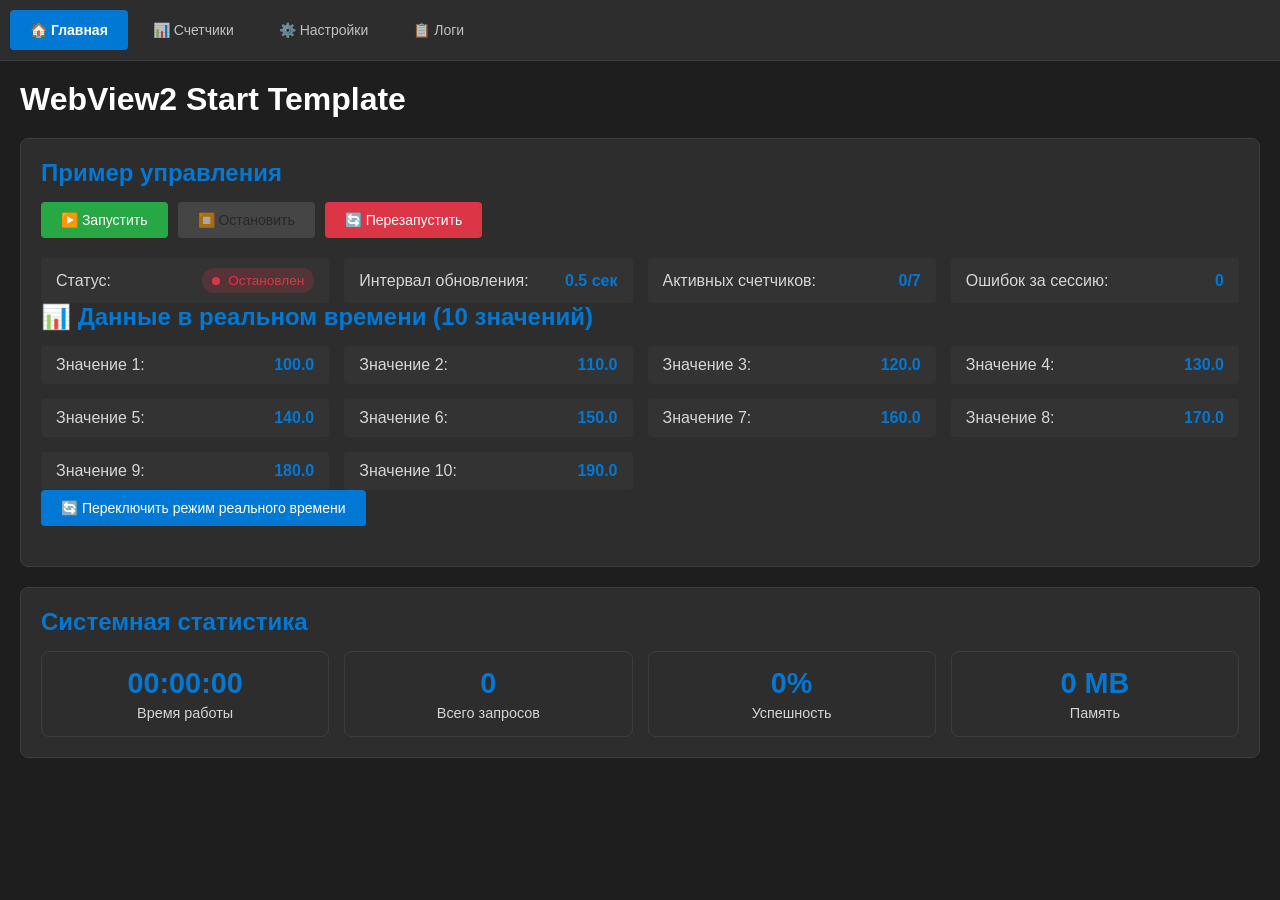
<file: apps/WebView2_Test/gui/index.html>
<!DOCTYPE html>
<html lang="ru">
<head>
    <meta charset="UTF-8">
    <meta name="viewport" content="width=device-width, initial-scale=1.0">
    <title>WebView2 Start Template</title>
    <style>
        * {
            margin: 0;
            padding: 0;
            box-sizing: border-box;
        }
        
        body { 
            font-family: 'Segoe UI', Tahoma, Geneva, Verdana, sans-serif;
            background-color: #1e1e1e; 
            color: #fff; 
            overflow: hidden;
            height: 100vh;
        }
        
        .container { 
            display: flex; 
            flex-direction: column; 
            height: 100vh; 
        }
        
        /* Навигация */
        .tabs { 
            display: flex; 
            background: #2d2d2d; 
            padding: 10px; 
            border-bottom: 1px solid #3d3d3d; 
        }
        
        .tab { 
            padding: 12px 20px; 
            cursor: pointer; 
            opacity: 0.7; 
            border-radius: 4px; 
            transition: background 0.2s;
            margin-right: 5px;
            font-size: 14px;
        }
        
        .tab:hover { 
            background: #3d3d3d; 
            opacity: 1; 
        }
        
        .tab.active { 
            background: #0078d4; 
            opacity: 1; 
            font-weight: bold; 
        }

        /* Контент */
        .content-area { 
            flex: 1; 
            padding: 20px; 
            position: relative; 
            overflow-y: auto;
        }
        
        .page { 
            display: none; 
        }
        
        .page.active { 
            display: block; 
        }

        h1 { 
            margin-top: 0; 
            margin-bottom: 20px;
            font-size: 2em;
        }
        
        h2 {
            margin-bottom: 15px;
            font-size: 1.5em;
            color: #0078d4;
        }
        
        p {
            margin-bottom: 15px;
            line-height: 1.5;
        }
        
        /* Блоки управления */
        .control-section {
            background: #2d2d2d;
            border-radius: 8px;
            padding: 20px;
            margin-bottom: 20px;
            border: 1px solid #3d3d3d;
        }
        
        .control-buttons {
            display: flex;
            gap: 10px;
            margin-bottom: 20px;
            flex-wrap: wrap;
        }
        
        .btn {
            background: #0078d4;
            color: white;
            border: none;
            padding: 10px 20px;
            border-radius: 4px;
            cursor: pointer;
            font-size: 14px;
            font-weight: 500;
            transition: background 0.2s;
        }
        
        .btn:hover {
            background: #106ebe;
        }
        
        .btn:disabled {
            background: #555;
            cursor: not-allowed;
            opacity: 0.6;
        }
        
        .btn-success { background: #28a745; }
        .btn-success:hover { background: #218838; }
        
        .btn-warning { background: #ffc107; color: #212529; }
        .btn-warning:hover { background: #e0a800; }
        
        .btn-danger { background: #dc3545; }
        .btn-danger:hover { background: #c82333; }
        
        /* Статистика */
        .stats-grid {
            display: grid;
            grid-template-columns: repeat(auto-fit, minmax(200px, 1fr));
            gap: 15px;
        }
        
        .stat-card {
            background: #2d2d2d;
            border-radius: 8px;
            padding: 15px;
            text-align: center;
            border: 1px solid #3d3d3d;
        }
        
        .stat-value {
            font-size: 1.8em;
            font-weight: bold;
            margin-bottom: 5px;
            color: #0078d4;
        }
        
        .stat-label {
            opacity: 0.8;
            font-size: 0.9em;
        }
        
        /* Информационные элементы */
        .info-grid {
            display: grid;
            grid-template-columns: repeat(auto-fit, minmax(250px, 1fr));
            gap: 15px;
        }
        
        .info-item {
            display: flex;
            justify-content: space-between;
            align-items: center;
            background: #333;
            padding: 10px 15px;
            border-radius: 4px;
        }
        
        .info-label {
            opacity: 0.8;
        }
        
        .info-value {
            font-weight: 600;
            color: #0078d4;
            transition: color 0.15s ease-out;
        }
        
        /* Энергоэффективная анимация обновления */
        .info-value.updated {
            color: #28a745;
        }
        
        /* Статус индикаторы */
        .status {
            display: inline-flex;
            align-items: center;
            gap: 8px;
            padding: 5px 10px;
            border-radius: 12px;
            font-size: 0.85em;
            font-weight: 500;
        }
        
        .status.online {
            background: rgba(40, 167, 69, 0.2);
            color: #28a745;
        }
        
        .status.offline {
            background: rgba(220, 53, 69, 0.2);
            color: #dc3545;
        }
        
        .status-dot {
            width: 8px;
            height: 8px;
            border-radius: 50%;
            background: currentColor;
        }
    </style>
</head>
<body>
    <div class="container">
        <!-- Навигация -->
        <div class="tabs">
            <div class="tab active" onclick="switchTab('home')">🏠 Главная</div>
            <div class="tab" onclick="switchTab('counters')">📊 Счетчики</div>
            <div class="tab" onclick="switchTab('settings')">⚙️ Настройки</div>
            <div class="tab" onclick="switchTab('logs')">📋 Логи</div>
        </div>

        <!-- Контент -->
        <div class="content-area">
            <!-- Главная страница -->
            <div id="home" class="page active">
                <h1>WebView2 Start Template</h1>
                
                <!-- Управление парсером -->
                <div class="control-section">
                    <h2>Пример управления</h2>
                    <div class="control-buttons">
                        <button class="btn btn-success" onclick="startParser()" id="startBtn">
                            ▶️ Запустить
                        </button>
                        <button class="btn btn-warning" onclick="stopParser()" id="stopBtn" disabled>
                            ⏹️ Остановить
                        </button>
                        <button class="btn btn-danger" onclick="restartParser()" id="restartBtn">
                            🔄 Перезапустить
                        </button>
                    </div>
                    
                    <div class="info-grid">
                        <div class="info-item">
                            <span class="info-label">Статус:</span>
                            <span class="status offline" id="parserStatus">
                                <span class="status-dot"></span>
                                Остановлен
                            </span>
                        </div>
                        <div class="info-item">
                            <span class="info-label">Интервал обновления:</span>
                            <span class="info-value" id="updateInterval">0.5 сек</span>
                        </div>
                        <div class="info-item">
                            <span class="info-label">Активных счетчиков:</span>
                            <span class="info-value" id="activeCounters">0/7</span>
                        </div>
                        <div class="info-item">
                            <span class="info-label">Ошибок за сессию:</span>
                            <span class="info-value" id="errorCount">0</span>
                        </div>
                    </div>
                    
                    <!-- Блок с 10 значениями от AutoIt -->
                    <h2>📊 Данные в реальном времени (10 значений)</h2>
                    <div class="info-grid">
                        <div class="info-item">
                            <span class="info-label">Значение 1:</span>
                            <span class="info-value" id="realtime_value_0">100.0</span>
                        </div>
                        <div class="info-item">
                            <span class="info-label">Значение 2:</span>
                            <span class="info-value" id="realtime_value_1">110.0</span>
                        </div>
                        <div class="info-item">
                            <span class="info-label">Значение 3:</span>
                            <span class="info-value" id="realtime_value_2">120.0</span>
                        </div>
                        <div class="info-item">
                            <span class="info-label">Значение 4:</span>
                            <span class="info-value" id="realtime_value_3">130.0</span>
                        </div>
                        <div class="info-item">
                            <span class="info-label">Значение 5:</span>
                            <span class="info-value" id="realtime_value_4">140.0</span>
                        </div>
                        <div class="info-item">
                            <span class="info-label">Значение 6:</span>
                            <span class="info-value" id="realtime_value_5">150.0</span>
                        </div>
                        <div class="info-item">
                            <span class="info-label">Значение 7:</span>
                            <span class="info-value" id="realtime_value_6">160.0</span>
                        </div>
                        <div class="info-item">
                            <span class="info-label">Значение 8:</span>
                            <span class="info-value" id="realtime_value_7">170.0</span>
                        </div>
                        <div class="info-item">
                            <span class="info-label">Значение 9:</span>
                            <span class="info-value" id="realtime_value_8">180.0</span>
                        </div>
                        <div class="info-item">
                            <span class="info-label">Значение 10:</span>
                            <span class="info-value" id="realtime_value_9">190.0</span>
                        </div>
                    </div>
                    
                    <div class="control-buttons">
                        <button class="btn" onclick="toggleRealtime()" id="realtimeBtn">
                            🔄 Переключить режим реального времени
                        </button>
                    </div>
                </div>

                <!-- Быстрая статистика -->
                <div class="control-section">
                    <h2>Системная статистика</h2>
                    <div class="stats-grid">
                        <div class="stat-card">
                            <div class="stat-value" id="uptime">00:00:00</div>
                            <div class="stat-label">Время работы</div>
                        </div>
                        <div class="stat-card">
                            <div class="stat-value" id="totalRequests">0</div>
                            <div class="stat-label">Всего запросов</div>
                        </div>
                        <div class="stat-card">
                            <div class="stat-value" id="successRate">0%</div>
                            <div class="stat-label">Успешность</div>
                        </div>
                        <div class="stat-card">
                            <div class="stat-value" id="memoryUsage">0 MB</div>
                            <div class="stat-label">Память</div>
                        </div>
                    </div>
                </div>
            </div>
            
            <!-- Страница счетчиков -->
            <div id="counters" class="page">
                <h1>Счетчики</h1>
                <div class="control-section">
                    <p>Здесь будут отображаться данные счетчиков.</p>
                    <p>Функционал будет добавлен в следующих версиях.</p>
                </div>
            </div>

            <!-- Страница настроек -->
            <div id="settings" class="page">
                <h1>Настройки</h1>
                <div class="control-section">
                    <p>Параметры конфигурации системы.</p>
                    <p>Настройки будут добавлены по мере разработки.</p>
                </div>
            </div>
            
            <!-- Страница логов -->
            <div id="logs" class="page">
                <h1>Логи системы</h1>
                <div class="control-section">
                    <p>Журнал событий и отладочная информация.</p>
                    <p>Просмотр логов будет реализован позже.</p>
                </div>
            </div>
        </div>
    </div>

    <script src="engine.js"></script>
    <script src="index.js"></script>
</body>
</html>
</file>
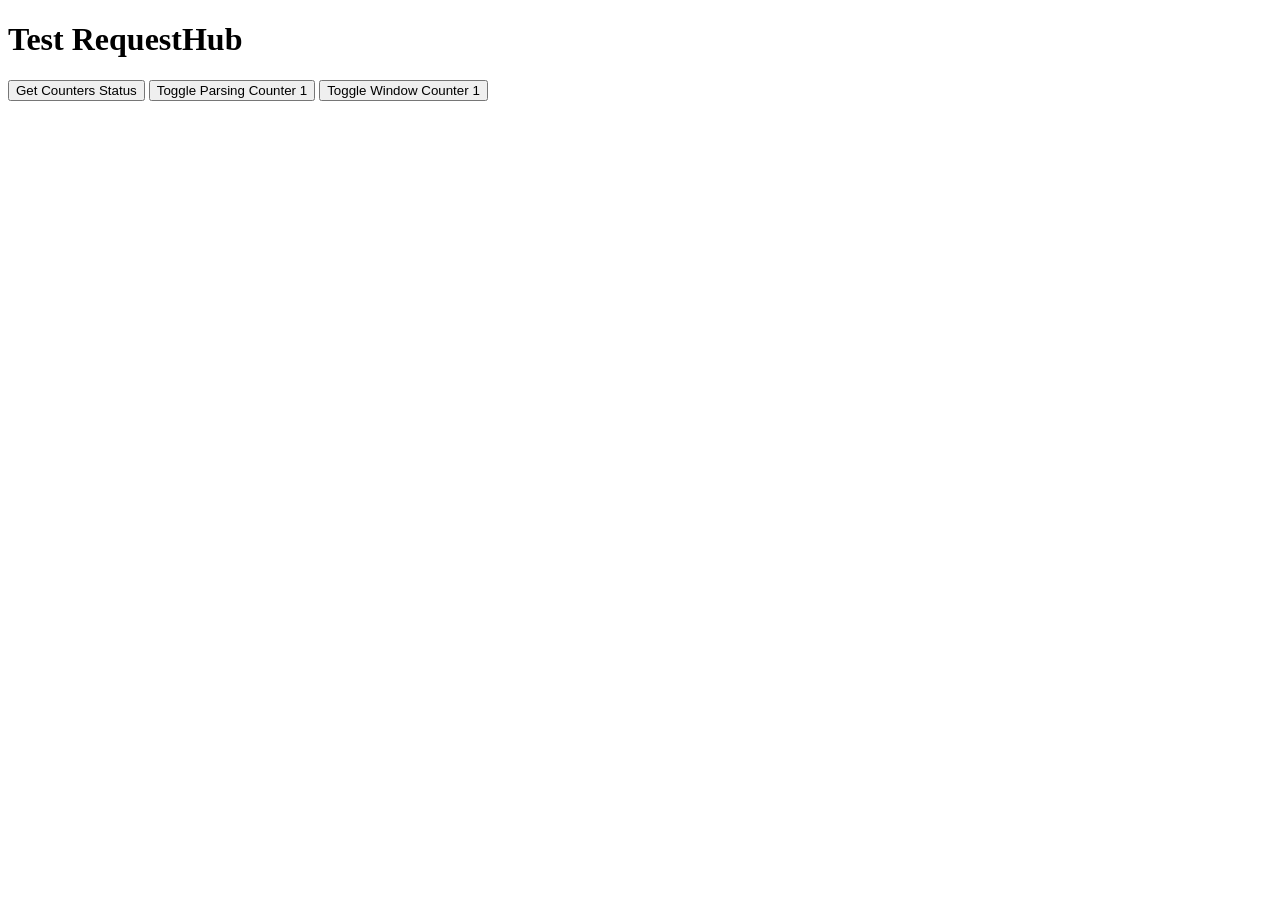
<file: apps/01_Start/gui/test-online-page.html>
<!DOCTYPE html>
<html lang="ru">
<head>
    <meta charset="UTF-8">
    <title>Test Online Page</title>
</head>
<body>
    <h1>Test RequestHub</h1>
    
    <button id="test-get-counters">Get Counters Status</button>
    <button id="test-toggle-parsing">Toggle Parsing Counter 1</button>
    <button id="test-toggle-window">Toggle Window Counter 1</button>
    
    <pre id="result"></pre>
    
    <script src="engine.js"></script>
    <script src="js/utils/request-hub.js"></script>
    <script>
        const resultEl = document.getElementById('result');
        
        // Тест 1: Получить статус счётчиков
        document.getElementById('test-get-counters').addEventListener('click', async () => {
            resultEl.textContent = 'Отправка запроса...';
            try {
                const response = await RequestHub.sendReliable('get_counters_status');
                resultEl.textContent = JSON.stringify(response, null, 2);
                console.log('✅ Ответ:', response);
            } catch (error) {
                resultEl.textContent = 'Ошибка: ' + error.message;
                console.error('❌ Ошибка:', error);
            }
        });
        
        // Тест 2: Переключить парсинг
        document.getElementById('test-toggle-parsing').addEventListener('click', async () => {
            resultEl.textContent = 'Отправка запроса...';
            try {
                const response = await RequestHub.sendReliable('toggle_counter_parsing', { counterId: 1 });
                resultEl.textContent = JSON.stringify(response, null, 2);
                console.log('✅ Ответ:', response);
            } catch (error) {
                resultEl.textContent = 'Ошибка: ' + error.message;
                console.error('❌ Ошибка:', error);
            }
        });
        
        // Тест 3: Переключить окно
        document.getElementById('test-toggle-window').addEventListener('click', async () => {
            resultEl.textContent = 'Отправка запроса...';
            try {
                const response = await RequestHub.sendReliable('toggle_counter_window', { counterId: 1 });
                resultEl.textContent = JSON.stringify(response, null, 2);
                console.log('✅ Ответ:', response);
            } catch (error) {
                resultEl.textContent = 'Ошибка: ' + error.message;
                console.error('❌ Ошибка:', error);
            }
        });
        
        console.log('✅ Тестовая страница загружена');
        console.log('WebView2Engine ready:', WebView2Engine.isReady);
        console.log('RequestHub:', RequestHub);
    </script>
</body>
</html>
</file>
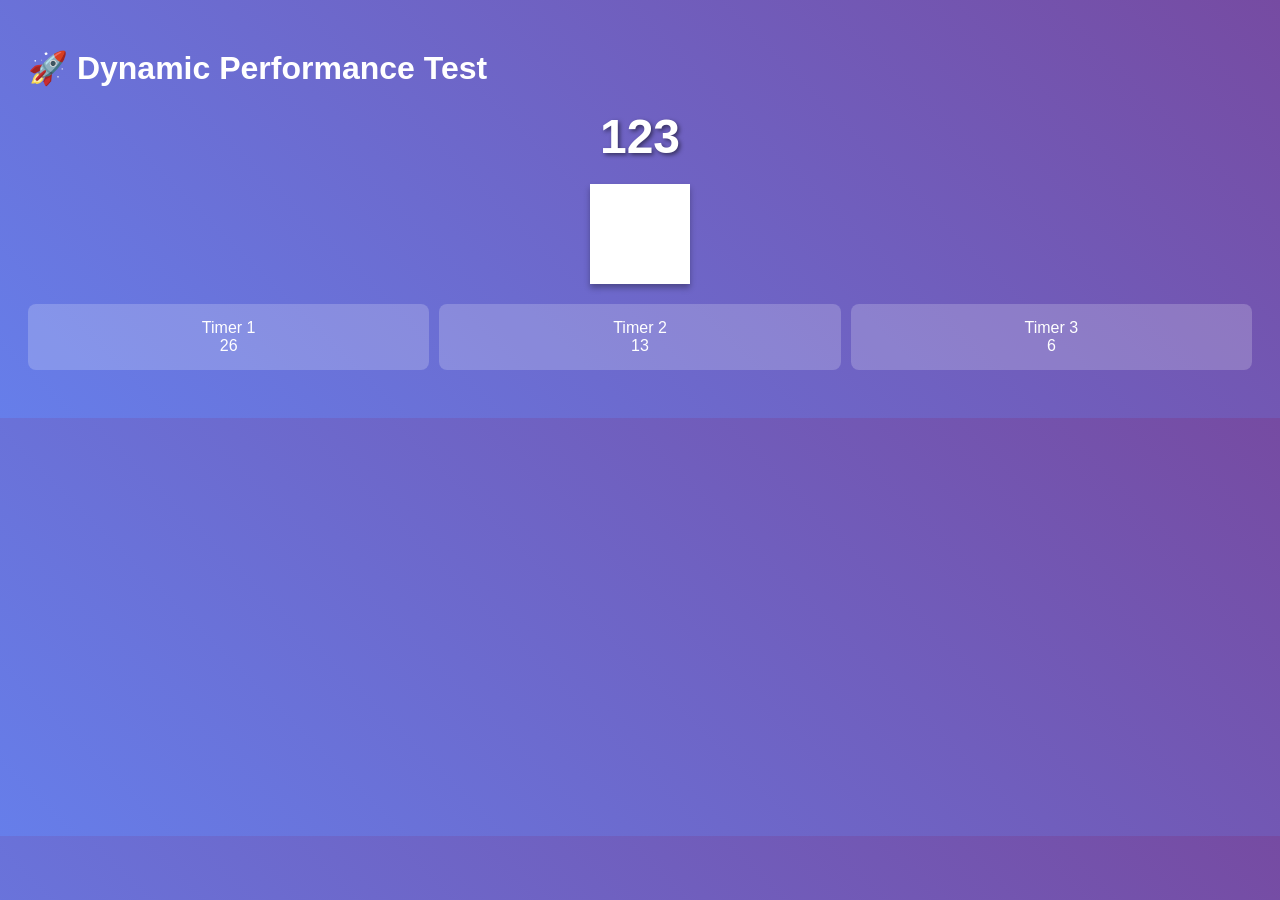
<file: apps/WebView2_Test/gui/dynamic_test.html>
<!DOCTYPE html>
<html>
<head>
    <meta charset="UTF-8">
    <title>Dynamic Test</title>
    <style>
        body { 
            font-family: Arial; 
            padding: 20px; 
            background: linear-gradient(45deg, #667eea 0%, #764ba2 100%);
            color: white;
        }
        .counter { 
            font-size: 48px; 
            font-weight: bold; 
            text-align: center;
            margin: 20px 0;
            text-shadow: 2px 2px 4px rgba(0,0,0,0.5);
        }
        .box {
            width: 100px;
            height: 100px;
            background: #fff;
            margin: 20px auto;
            animation: spin 2s linear infinite;
            box-shadow: 0 4px 6px rgba(0,0,0,0.3);
        }
        @keyframes spin {
            from { transform: rotate(0deg); }
            to { transform: rotate(360deg); }
        }
        .stats {
            display: grid;
            grid-template-columns: repeat(3, 1fr);
            gap: 10px;
            margin: 20px 0;
        }
        .stat {
            background: rgba(255,255,255,0.2);
            padding: 15px;
            border-radius: 8px;
            text-align: center;
        }
    </style>
</head>
<body>
    <h1>🚀 Dynamic Performance Test</h1>
    <div class="counter" id="counter">0</div>
    <div class="box"></div>
    
    <div class="stats">
        <div class="stat">
            <div>Timer 1</div>
            <div id="timer1">0</div>
        </div>
        <div class="stat">
            <div>Timer 2</div>
            <div id="timer2">0</div>
        </div>
        <div class="stat">
            <div>Timer 3</div>
            <div id="timer3">0</div>
        </div>
    </div>
    
    <script>
        // Счётчик обновляется каждые 10 мс
        let count = 0;
        setInterval(() => {
            count++;
            document.getElementById('counter').textContent = count;
        }, 10);
        
        // Три таймера с разной частотой
        let t1 = 0, t2 = 0, t3 = 0;
        setInterval(() => {
            t1++;
            document.getElementById('timer1').textContent = t1;
        }, 50);
        
        setInterval(() => {
            t2++;
            document.getElementById('timer2').textContent = t2;
        }, 100);
        
        setInterval(() => {
            t3++;
            document.getElementById('timer3').textContent = t3;
        }, 200);
        
        console.log('Dynamic test loaded - timers running');
    </script>
</body>
</html>
</file>
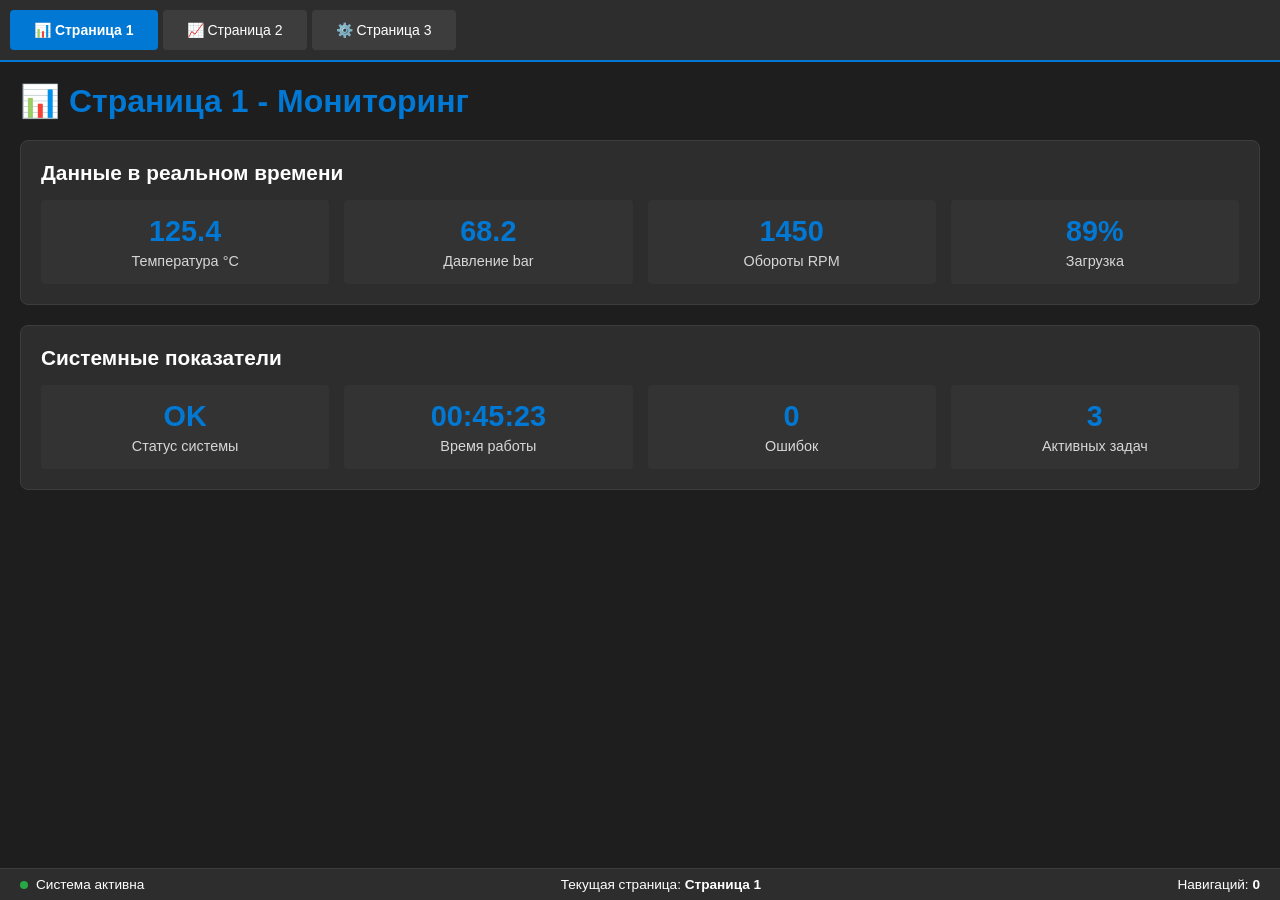
<file: apps/WebView2_Test/gui/navi.html>
<!DOCTYPE html>
<html lang="ru">
<head>
    <meta charset="UTF-8">
    <meta name="viewport" content="width=device-width, initial-scale=1.0">
    <title>SCADA Navigation Test</title>
    <style>
        * { margin: 0; padding: 0; box-sizing: border-box; }
        
        body { 
            font-family: 'Segoe UI', Tahoma, Geneva, Verdana, sans-serif;
            background: #1e1e1e; 
            color: #fff; 
            overflow: hidden;
            height: 100vh;
        }
        
        .container { 
            display: flex; 
            flex-direction: column; 
            height: 100vh; 
        }
        
        /* Навигация */
        .nav-bar { 
            display: flex; 
            background: #2d2d2d; 
            padding: 10px; 
            border-bottom: 2px solid #0078d4; 
            gap: 5px;
        }
        
        .nav-btn { 
            padding: 12px 24px; 
            cursor: pointer; 
            background: #3d3d3d;
            border: none;
            color: #fff;
            border-radius: 4px; 
            transition: all 0.15s;
            font-size: 14px;
            font-weight: 500;
        }
        
        .nav-btn:hover { 
            background: #4d4d4d; 
        }
        
        .nav-btn.active { 
            background: #0078d4; 
            font-weight: bold; 
        }

        /* Контент */
        .content-area { 
            flex: 1; 
            position: relative; 
            overflow: hidden;
        }
        
        .page-content { 
            display: none; 
            width: 100%;
            height: 100%;
            padding: 20px;
            overflow-y: auto;
        }
        
        .page-content.active { 
            display: block; 
        }

        /* Стили для контента */
        h1 { 
            margin-bottom: 20px;
            font-size: 2em;
            color: #0078d4;
        }
        
        .info-section {
            background: #2d2d2d;
            border-radius: 8px;
            padding: 20px;
            margin-bottom: 20px;
            border: 1px solid #3d3d3d;
        }
        
        .data-grid {
            display: grid;
            grid-template-columns: repeat(auto-fit, minmax(200px, 1fr));
            gap: 15px;
            margin-top: 15px;
        }
        
        .data-item {
            background: #333;
            padding: 15px;
            border-radius: 4px;
            text-align: center;
        }
        
        .data-value {
            font-size: 1.8em;
            font-weight: bold;
            color: #0078d4;
            margin-bottom: 5px;
        }
        
        .data-label {
            opacity: 0.8;
            font-size: 0.9em;
        }
        
        /* Статус */
        .status-bar {
            position: fixed;
            bottom: 0;
            left: 0;
            right: 0;
            background: #2d2d2d;
            padding: 8px 20px;
            border-top: 1px solid #3d3d3d;
            display: flex;
            justify-content: space-between;
            align-items: center;
            font-size: 0.85em;
        }
        
        .status-item {
            display: flex;
            align-items: center;
            gap: 8px;
        }
        
        .status-dot {
            width: 8px;
            height: 8px;
            border-radius: 50%;
            background: #28a745;
            animation: pulse 2s infinite;
        }
        
        @keyframes pulse {
            0%, 100% { opacity: 1; }
            50% { opacity: 0.5; }
        }
    </style>
</head>
<body>
    <div class="container">
        <!-- Навигация -->
        <div class="nav-bar">
            <button class="nav-btn active" onclick="navigateTo('page1')" id="btn-page1">
                📊 Страница 1
            </button>
            <button class="nav-btn" onclick="navigateTo('page2')" id="btn-page2">
                📈 Страница 2
            </button>
            <button class="nav-btn" onclick="navigateTo('page3')" id="btn-page3">
                ⚙️ Страница 3
            </button>
        </div>

        <!-- Контент -->
        <div class="content-area">
            <!-- Страница 1 -->
            <div id="page1" class="page-content active">
                <h1>📊 Страница 1 - Мониторинг</h1>
                
                <div class="info-section">
                    <h2 style="margin-bottom: 15px; font-size: 1.3em;">Данные в реальном времени</h2>
                    <div class="data-grid">
                        <div class="data-item">
                            <div class="data-value" id="value1">125.4</div>
                            <div class="data-label">Температура °C</div>
                        </div>
                        <div class="data-item">
                            <div class="data-value" id="value2">68.2</div>
                            <div class="data-label">Давление bar</div>
                        </div>
                        <div class="data-item">
                            <div class="data-value" id="value3">1450</div>
                            <div class="data-label">Обороты RPM</div>
                        </div>
                        <div class="data-item">
                            <div class="data-value" id="value4">89%</div>
                            <div class="data-label">Загрузка</div>
                        </div>
                    </div>
                </div>
                
                <div class="info-section">
                    <h2 style="margin-bottom: 15px; font-size: 1.3em;">Системные показатели</h2>
                    <div class="data-grid">
                        <div class="data-item">
                            <div class="data-value" id="sys1">OK</div>
                            <div class="data-label">Статус системы</div>
                        </div>
                        <div class="data-item">
                            <div class="data-value" id="sys2">00:45:23</div>
                            <div class="data-label">Время работы</div>
                        </div>
                        <div class="data-item">
                            <div class="data-value" id="sys3">0</div>
                            <div class="data-label">Ошибок</div>
                        </div>
                        <div class="data-item">
                            <div class="data-value" id="sys4">3</div>
                            <div class="data-label">Активных задач</div>
                        </div>
                    </div>
                </div>
            </div>

            <!-- Страница 2 -->
            <div id="page2" class="page-content">
                <h1>📈 Страница 2 - Аналитика</h1>
                
                <div class="info-section">
                    <h2 style="margin-bottom: 15px; font-size: 1.3em;">Статистика за период</h2>
                    <div class="data-grid">
                        <div class="data-item">
                            <div class="data-value" id="stat1">1,245</div>
                            <div class="data-label">Всего операций</div>
                        </div>
                        <div class="data-item">
                            <div class="data-value" id="stat2">98.5%</div>
                            <div class="data-label">Успешность</div>
                        </div>
                        <div class="data-item">
                            <div class="data-value" id="stat3">18</div>
                            <div class="data-label">Предупреждений</div>
                        </div>
                        <div class="data-item">
                            <div class="data-value" id="stat4">2.3s</div>
                            <div class="data-label">Среднее время</div>
                        </div>
                    </div>
                </div>
                
                <div class="info-section">
                    <h2 style="margin-bottom: 15px; font-size: 1.3em;">Производительность</h2>
                    <div class="data-grid">
                        <div class="data-item">
                            <div class="data-value" id="perf1">456 MB</div>
                            <div class="data-label">Использовано памяти</div>
                        </div>
                        <div class="data-item">
                            <div class="data-value" id="perf2">12%</div>
                            <div class="data-label">CPU</div>
                        </div>
                        <div class="data-item">
                            <div class="data-value" id="perf3">850 MB/s</div>
                            <div class="data-label">Сеть</div>
                        </div>
                        <div class="data-item">
                            <div class="data-value" id="perf4">45°C</div>
                            <div class="data-label">Температура CPU</div>
                        </div>
                    </div>
                </div>
            </div>

            <!-- Страница 3 -->
            <div id="page3" class="page-content">
                <h1>⚙️ Страница 3 - Настройки</h1>
                
                <div class="info-section">
                    <h2 style="margin-bottom: 15px; font-size: 1.3em;">Конфигурация системы</h2>
                    <div class="data-grid">
                        <div class="data-item">
                            <div class="data-value" id="cfg1">AUTO</div>
                            <div class="data-label">Режим работы</div>
                        </div>
                        <div class="data-item">
                            <div class="data-value" id="cfg2">500ms</div>
                            <div class="data-label">Интервал обновления</div>
                        </div>
                        <div class="data-item">
                            <div class="data-value" id="cfg3">ON</div>
                            <div class="data-label">Автосохранение</div>
                        </div>
                        <div class="data-item">
                            <div class="data-value" id="cfg4">DEBUG</div>
                            <div class="data-label">Уровень логов</div>
                        </div>
                    </div>
                </div>
                
                <div class="info-section">
                    <h2 style="margin-bottom: 15px; font-size: 1.3em;">Параметры подключения</h2>
                    <div class="data-grid">
                        <div class="data-item">
                            <div class="data-value" id="conn1">192.168.1.100</div>
                            <div class="data-label">IP адрес</div>
                        </div>
                        <div class="data-item">
                            <div class="data-value" id="conn2">8080</div>
                            <div class="data-label">Порт</div>
                        </div>
                        <div class="data-item">
                            <div class="data-value" id="conn3">5s</div>
                            <div class="data-label">Таймаут</div>
                        </div>
                        <div class="data-item">
                            <div class="data-value" id="conn4">3</div>
                            <div class="data-label">Повторы</div>
                        </div>
                    </div>
                </div>
            </div>
        </div>

        <!-- Статус бар -->
        <div class="status-bar">
            <div class="status-item">
                <span class="status-dot"></span>
                <span>Система активна</span>
            </div>
            <div class="status-item">
                <span>Текущая страница: <strong id="currentPage">Страница 1</strong></span>
            </div>
            <div class="status-item">
                <span>Навигаций: <strong id="navCount">0</strong></span>
            </div>
        </div>
    </div>

    <script>
        let navigationCount = 0;
        
        // Функция навигации
        function navigateTo(pageId) {
            // Скрываем все страницы
            document.querySelectorAll('.page-content').forEach(page => {
                page.classList.remove('active');
            });
            
            // Убираем активность со всех кнопок
            document.querySelectorAll('.nav-btn').forEach(btn => {
                btn.classList.remove('active');
            });
            
            // Показываем выбранную страницу
            document.getElementById(pageId).classList.add('active');
            document.getElementById('btn-' + pageId).classList.add('active');
            
            // Обновляем статус
            const pageNames = {
                'page1': 'Страница 1',
                'page2': 'Страница 2',
                'page3': 'Страница 3'
            };
            document.getElementById('currentPage').textContent = pageNames[pageId];
            
            // Увеличиваем счетчик навигаций
            navigationCount++;
            document.getElementById('navCount').textContent = navigationCount;
            
            // Отправляем событие в AutoIt
            if (window.chrome && window.chrome.webview) {
                window.chrome.webview.postMessage('NAV_INTERNAL_COMPLETED|' + pageId);
            }
        }
        
        // API для AutoIt - навигация по номеру страницы
        function navigateToPage(pageNumber) {
            const pageId = 'page' + pageNumber;
            if (document.getElementById(pageId)) {
                navigateTo(pageId);
                return true;
            }
            return false;
        }
        
        // API для AutoIt - обновление значений
        function updateValue(elementId, value) {
            const element = document.getElementById(elementId);
            if (element) {
                element.textContent = value;
                return true;
            }
            return false;
        }
        
        // Инициализация
        console.log('SCADA Navigation System Ready');
    </script>
</body>
</html>
</file>
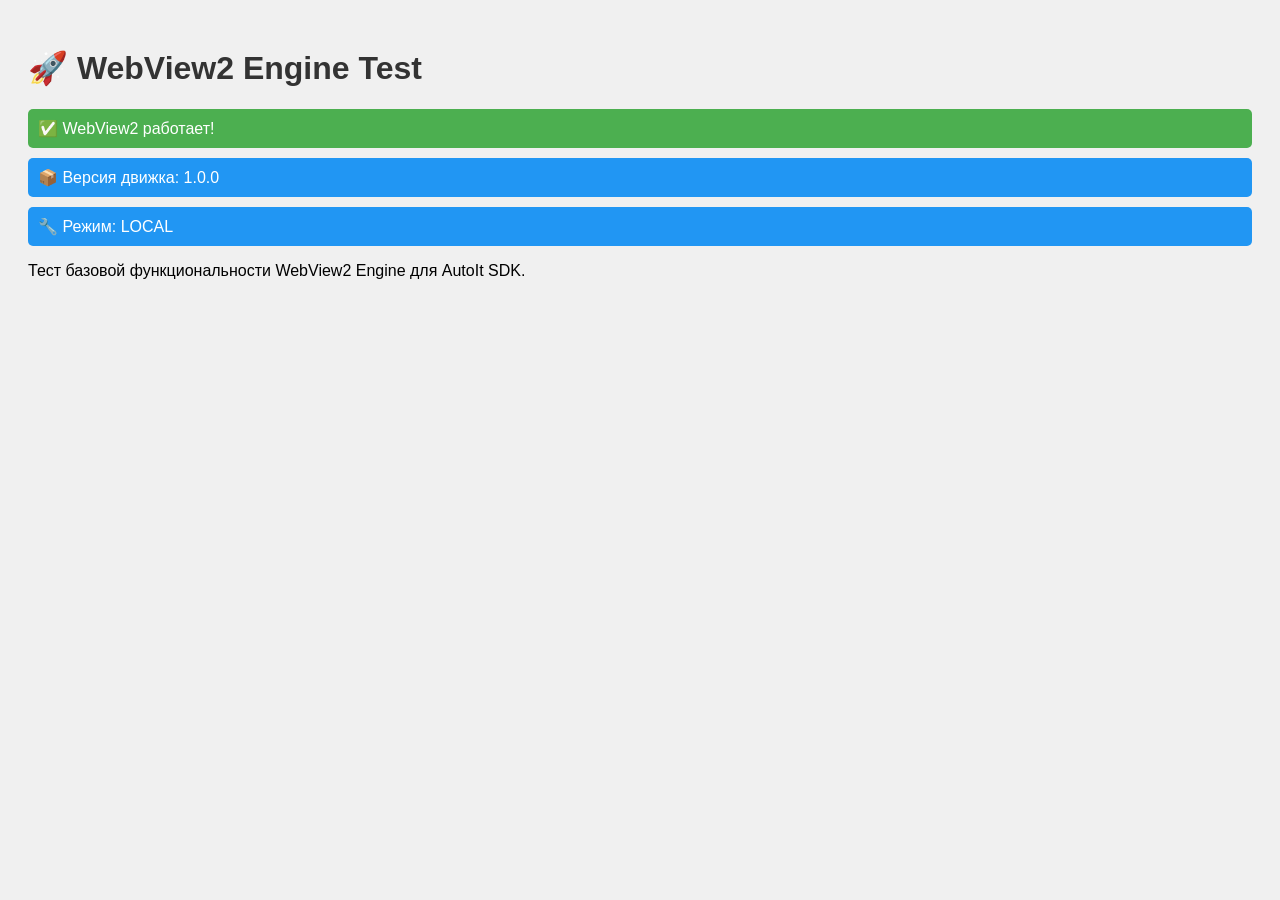
<file: apps/WebView2_Test/gui/test.html>
<!DOCTYPE html>
<html>
<head>
    <meta charset="UTF-8">
    <title>WebView2 Test</title>
    <style>
        body { font-family: Arial; padding: 20px; background: #f0f0f0; }
        h1 { color: #333; }
        .status { padding: 10px; background: #4CAF50; color: white; border-radius: 5px; margin: 10px 0; }
        .info { padding: 10px; background: #2196F3; color: white; border-radius: 5px; margin: 10px 0; }
    </style>
</head>
<body>
    <h1>🚀 WebView2 Engine Test</h1>
    <div class="status">✅ WebView2 работает!</div>
    <div class="info">📦 Версия движка: 1.0.0</div>
    <div class="info">🔧 Режим: LOCAL</div>
    <p>Тест базовой функциональности WebView2 Engine для AutoIt SDK.</p>
</body>
</html>
</file>
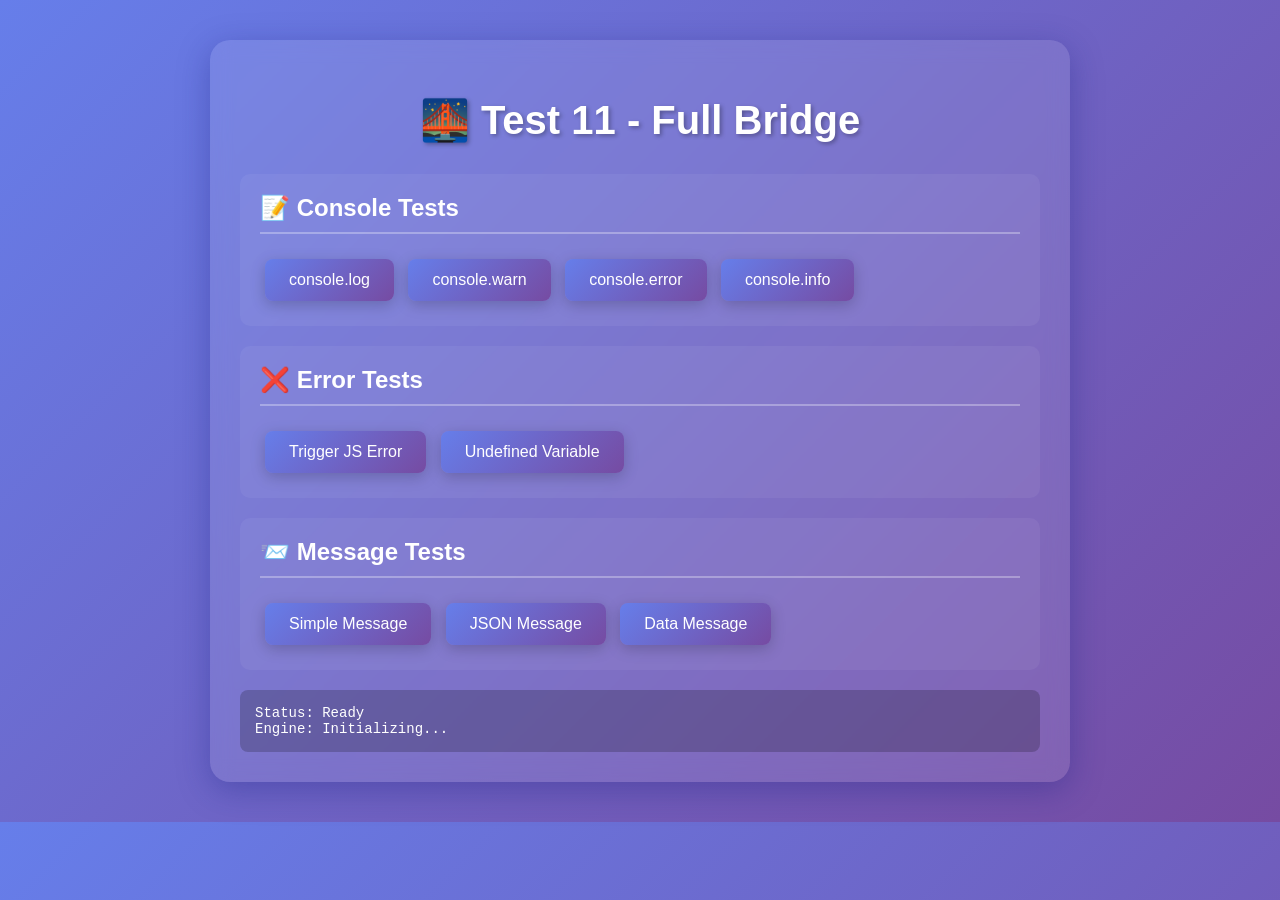
<file: apps/WebView2_Test/gui/test11.html>
<!DOCTYPE html>
<html lang="ru">
<head>
    <meta charset="UTF-8">
    <meta name="viewport" content="width=device-width, initial-scale=1.0">
    <title>Test 11 - Full Bridge</title>
    <style>
        body {
            font-family: 'Segoe UI', Tahoma, Geneva, Verdana, sans-serif;
            background: linear-gradient(135deg, #667eea 0%, #764ba2 100%);
            color: white;
            padding: 40px;
            margin: 0;
        }
        .container {
            max-width: 800px;
            margin: 0 auto;
            background: rgba(255, 255, 255, 0.1);
            backdrop-filter: blur(10px);
            border-radius: 20px;
            padding: 30px;
            box-shadow: 0 8px 32px 0 rgba(31, 38, 135, 0.37);
        }
        h1 {
            text-align: center;
            margin-bottom: 30px;
            font-size: 2.5em;
            text-shadow: 2px 2px 4px rgba(0,0,0,0.3);
        }
        .test-section {
            background: rgba(255, 255, 255, 0.05);
            border-radius: 10px;
            padding: 20px;
            margin-bottom: 20px;
        }
        .test-section h2 {
            margin-top: 0;
            font-size: 1.5em;
            border-bottom: 2px solid rgba(255,255,255,0.3);
            padding-bottom: 10px;
        }
        button {
            background: linear-gradient(135deg, #667eea 0%, #764ba2 100%);
            color: white;
            border: none;
            padding: 12px 24px;
            border-radius: 8px;
            cursor: pointer;
            font-size: 16px;
            margin: 5px;
            transition: transform 0.2s, box-shadow 0.2s;
            box-shadow: 0 4px 15px 0 rgba(0, 0, 0, 0.2);
        }
        button:hover {
            transform: translateY(-2px);
            box-shadow: 0 6px 20px 0 rgba(0, 0, 0, 0.3);
        }
        button:active {
            transform: translateY(0);
        }
        .status {
            background: rgba(0, 0, 0, 0.2);
            padding: 15px;
            border-radius: 8px;
            margin-top: 15px;
            font-family: 'Courier New', monospace;
            font-size: 14px;
        }
    </style>
</head>
<body>
    <div class="container">
        <h1>🌉 Test 11 - Full Bridge</h1>
        
        <div class="test-section">
            <h2>📝 Console Tests</h2>
            <button onclick="testConsoleLog()">console.log</button>
            <button onclick="testConsoleWarn()">console.warn</button>
            <button onclick="testConsoleError()">console.error</button>
            <button onclick="testConsoleInfo()">console.info</button>
        </div>
        
        <div class="test-section">
            <h2>❌ Error Tests</h2>
            <button onclick="testJSError()">Trigger JS Error</button>
            <button onclick="testUndefinedError()">Undefined Variable</button>
        </div>
        
        <div class="test-section">
            <h2>📨 Message Tests</h2>
            <button onclick="testSimpleMessage()">Simple Message</button>
            <button onclick="testJSONMessage()">JSON Message</button>
            <button onclick="testDataMessage()">Data Message</button>
        </div>
        
        <div class="status">
            <div>Status: <span id="status">Ready</span></div>
            <div>Engine: <span id="engine-status">Initializing...</span></div>
        </div>
    </div>
    
    <script src="engine.js"></script>
    <script src="test11.js"></script>
</body>
</html>
</file>
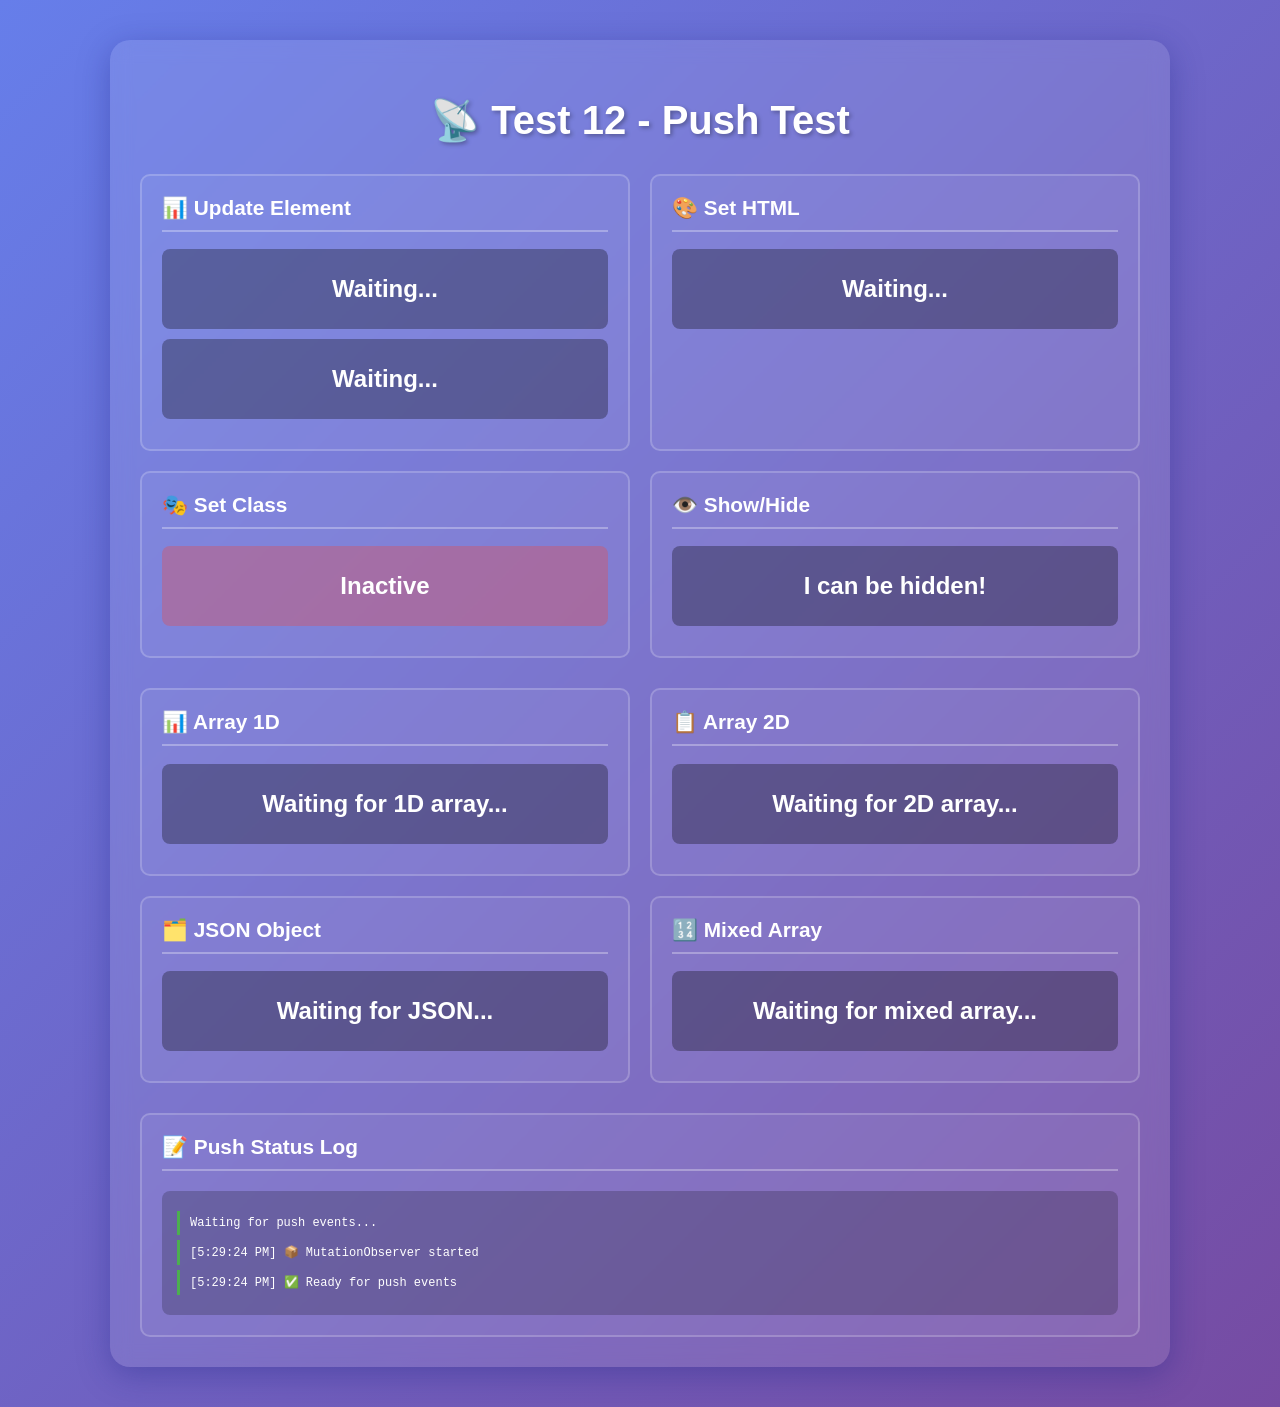
<file: apps/WebView2_Test/gui/test12.html>
<!DOCTYPE html>
<html lang="ru">
<head>
    <meta charset="UTF-8">
    <meta name="viewport" content="width=device-width, initial-scale=1.0">
    <title>Test 12 - Push Test</title>
    <style>
        body {
            font-family: 'Segoe UI', Tahoma, Geneva, Verdana, sans-serif;
            background: linear-gradient(135deg, #667eea 0%, #764ba2 100%);
            color: white;
            padding: 40px;
            margin: 0;
        }
        .container {
            max-width: 1000px;
            margin: 0 auto;
            background: rgba(255, 255, 255, 0.1);
            backdrop-filter: blur(10px);
            border-radius: 20px;
            padding: 30px;
            box-shadow: 0 8px 32px 0 rgba(31, 38, 135, 0.37);
        }
        h1 {
            text-align: center;
            margin-bottom: 30px;
            font-size: 2.5em;
            text-shadow: 2px 2px 4px rgba(0,0,0,0.3);
        }
        .test-grid {
            display: grid;
            grid-template-columns: repeat(2, 1fr);
            gap: 20px;
            margin-bottom: 30px;
        }
        .test-card {
            background: rgba(255, 255, 255, 0.05);
            border-radius: 10px;
            padding: 20px;
            border: 2px solid rgba(255,255,255,0.2);
        }
        .test-card h2 {
            margin-top: 0;
            font-size: 1.3em;
            border-bottom: 2px solid rgba(255,255,255,0.3);
            padding-bottom: 10px;
        }
        .value-display {
            background: rgba(0, 0, 0, 0.3);
            padding: 15px;
            border-radius: 8px;
            margin: 10px 0;
            font-size: 1.5em;
            font-weight: bold;
            text-align: center;
            min-height: 50px;
            display: flex;
            align-items: center;
            justify-content: center;
        }
        .status-log {
            background: rgba(0, 0, 0, 0.2);
            padding: 15px;
            border-radius: 8px;
            margin-top: 20px;
            font-family: 'Courier New', monospace;
            font-size: 12px;
            max-height: 200px;
            overflow-y: auto;
        }
        .status-log div {
            margin: 5px 0;
            padding: 5px;
            border-left: 3px solid #4CAF50;
            padding-left: 10px;
        }
        .hidden-element {
            display: none;
        }
        .active {
            background: rgba(76, 175, 80, 0.3);
            border-color: #4CAF50;
        }
        .inactive {
            background: rgba(244, 67, 54, 0.3);
            border-color: #f44336;
        }
    </style>
</head>
<body>
    <div class="container">
        <h1>📡 Test 12 - Push Test</h1>
        
        <div class="test-grid">
            <div class="test-card">
                <h2>📊 Update Element</h2>
                <div class="value-display" id="temp_value">Waiting...</div>
                <div class="value-display" id="pressure_value">Waiting...</div>
            </div>
            
            <div class="test-card">
                <h2>🎨 Set HTML</h2>
                <div class="value-display" id="html_content">Waiting...</div>
            </div>
            
            <div class="test-card">
                <h2>🎭 Set Class</h2>
                <div class="value-display inactive" id="status_indicator">Inactive</div>
            </div>
            
            <div class="test-card">
                <h2>👁️ Show/Hide</h2>
                <div class="value-display" id="toggle_element">I can be hidden!</div>
            </div>
        </div>
        
        <div class="test-grid">
            <div class="test-card">
                <h2>📊 Array 1D</h2>
                <div class="value-display" id="array_1d">Waiting for 1D array...</div>
            </div>
            
            <div class="test-card">
                <h2>📋 Array 2D</h2>
                <div class="value-display" id="array_2d">Waiting for 2D array...</div>
            </div>
            
            <div class="test-card">
                <h2>🗂️ JSON Object</h2>
                <div class="value-display" id="json_data">Waiting for JSON...</div>
            </div>
            
            <div class="test-card">
                <h2>🔢 Mixed Array</h2>
                <div class="value-display" id="mixed_array">Waiting for mixed array...</div>
            </div>
        </div>
        
        <div class="test-card">
            <h2>📝 Push Status Log</h2>
            <div class="status-log" id="push_log">
                <div>Waiting for push events...</div>
            </div>
        </div>
    </div>
    
    <script src="engine.js"></script>
    <script src="test12.js"></script>
</body>
</html>
</file>
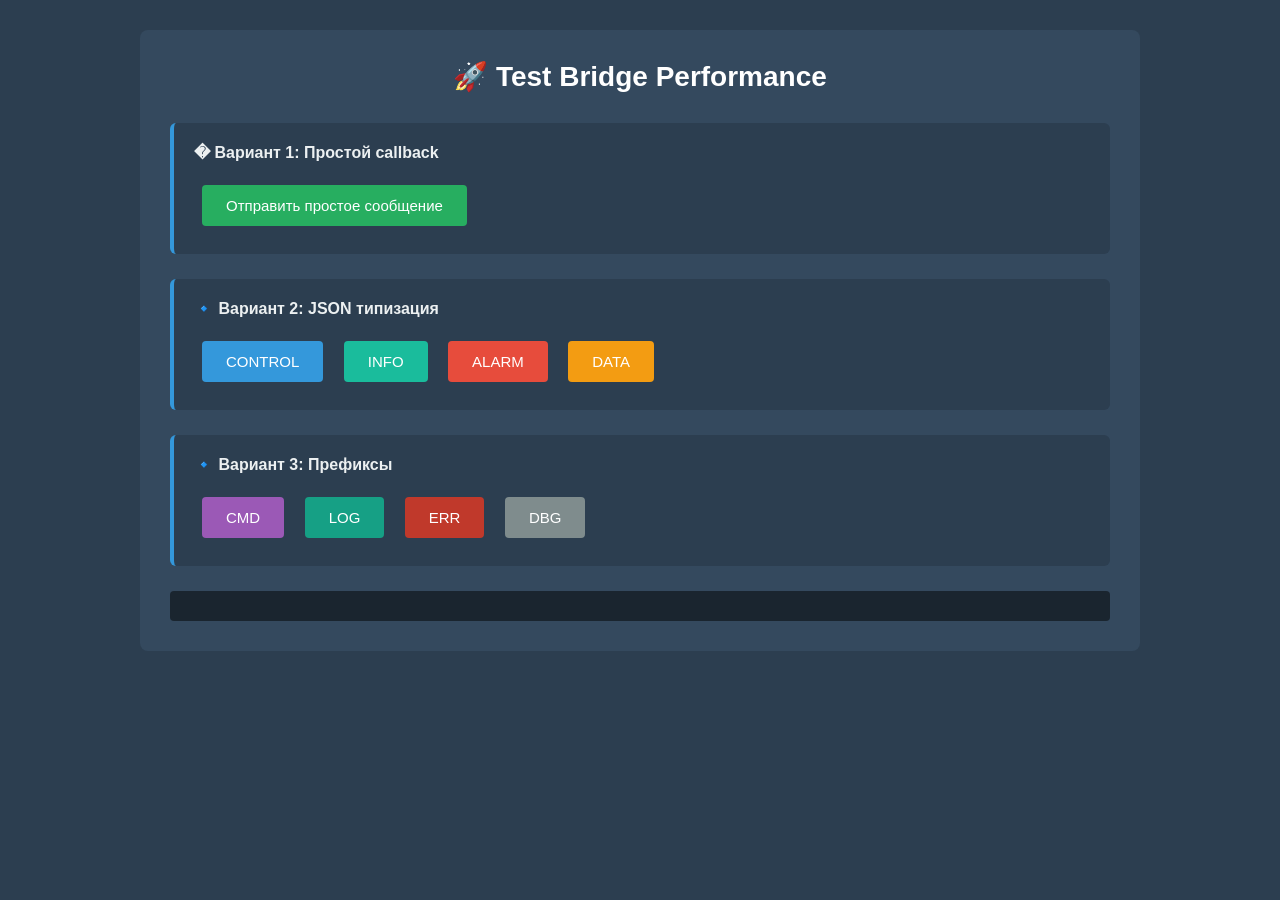
<file: apps/WebView2_Test/gui/Test_10_Bridge.html>
<!DOCTYPE html>
<html>
<head>
    <meta charset="UTF-8">
    <title>Test Bridge Performance</title>
    <style>
        * {
            margin: 0;
            padding: 0;
            box-sizing: border-box;
        }
        
        body {
            font-family: 'Segoe UI', Arial, sans-serif;
            padding: 30px;
            background: #2c3e50;
            color: white;
            /* Отключаем сглаживание для производительности */
            -webkit-font-smoothing: antialiased;
        }
        
        .container {
            max-width: 1000px;
            margin: 0 auto;
            background: #34495e;
            padding: 30px;
            border-radius: 8px;
            /* Убрали backdrop-filter - он очень тяжёлый */
        }
        
        h1 {
            text-align: center;
            margin-bottom: 30px;
            font-size: 28px;
        }
        
        .test-section {
            margin-bottom: 25px;
            padding: 20px;
            background: #2c3e50;
            border-radius: 6px;
            border-left: 4px solid #3498db;
        }
        
        .test-section h2 {
            margin-top: 0;
            margin-bottom: 15px;
            font-size: 16px;
            font-weight: 600;
            color: #ecf0f1;
        }
        
        button {
            padding: 12px 24px;
            font-size: 15px;
            margin: 8px;
            cursor: pointer;
            border: none;
            color: white;
            border-radius: 4px;
            font-weight: 500;
            /* Убрали все анимации и will-change */
        }
        
        /* Только изменение прозрачности - самая лёгкая операция */
        button:hover {
            opacity: 0.85;
        }
        
        button:active {
            opacity: 0.7;
        }
        
        /* Цвета кнопок - простые, без градиентов */
        .simple { background: #27ae60; }
        .control { background: #3498db; }
        .info { background: #1abc9c; }
        .alarm { background: #e74c3c; }
        .data { background: #f39c12; }
        .cmd { background: #9b59b6; }
        .log { background: #16a085; }
        .err { background: #c0392b; }
        .dbg { background: #7f8c8d; }
        
        #log {
            margin-top: 20px;
            padding: 15px;
            background: #1a252f;
            border-radius: 4px;
            max-height: 300px;
            overflow-y: auto;
            font-family: 'Consolas', 'Courier New', monospace;
            font-size: 13px;
            /* Оптимизация скролла */
            -webkit-overflow-scrolling: touch;
        }
        
        .log-entry {
            padding: 4px 0;
            margin: 2px 0;
            border-left: 2px solid #27ae60;
            padding-left: 8px;
            /* Отключаем анимации в логах */
            animation: none;
        }
        
        /* Убираем все transition для максимальной производительности */
        * {
            transition: none !important;
        }
    </style>
</head>
<body>
    <div class="container">
        <h1>🚀 Test Bridge Performance</h1>
        
        <div class="test-section">
            <h2>� Вариант 1: Простой callback</h2>
            <button class="simple" onclick="sendSimple()">Отправить простое сообщение</button>
        </div>
        
        <div class="test-section">
            <h2>🔹 Вариант 2: JSON типизация</h2>
            <button class="control" onclick="sendJSON('CONTROL', 'button_click', {id:'btn1'})">CONTROL</button>
            <button class="info" onclick="sendJSON('INFO', 'status_update', {status:'ok'})">INFO</button>
            <button class="alarm" onclick="sendJSON('ALARM', 'high_temp', {temp:85})">ALARM</button>
            <button class="data" onclick="sendJSON('DATA', 'sensor_reading', {value:123.45})">DATA</button>
        </div>
        
        <div class="test-section">
            <h2>🔹 Вариант 3: Префиксы</h2>
            <button class="cmd" onclick="sendPrefix('CMD:', 'start_motor:1')">CMD</button>
            <button class="log" onclick="sendPrefix('LOG:', 'system_started')">LOG</button>
            <button class="err" onclick="sendPrefix('ERR:', 'connection_lost')">ERR</button>
            <button class="dbg" onclick="sendPrefix('DBG:', 'variable_x=42')">DBG</button>
        </div>
        
        <div id="log"></div>
    </div>
    
    <script>
        // Оптимизация: кеш элемента лога
        const logElement = document.getElementById("log");
        
        // Функция отправки простого сообщения
        function sendSimple() {
            window.chrome.webview.postMessage("Привет из JavaScript!");
            log("📤 Отправлено: Привет из JavaScript!");
        }
        
        // Функция отправки JSON сообщения
        function sendJSON(type, action, data) {
            const msg = JSON.stringify({type: type, action: action, data: data});
            window.chrome.webview.postMessage(msg);
            log("📤 JSON: " + type + " / " + action);
        }
        
        // Функция отправки префиксного сообщения
        function sendPrefix(prefix, data) {
            const msg = prefix + data;
            window.chrome.webview.postMessage(msg);
            log("📤 Префикс: " + msg);
        }
        
        // Слушатель ответов от AutoIt
        window.chrome.webview.addEventListener("message", function(e) {
            log("📥 Ответ: " + e.data);
        });
        
        // Оптимизированная функция логирования
        function log(msg) {
            // Используем DocumentFragment для батчинга DOM операций
            const entry = document.createElement("div");
            entry.className = "log-entry";
            
            // Упрощённое время без миллисекунд для производительности
            const now = new Date();
            const time = now.getHours().toString().padStart(2, '0') + ':' + 
                        now.getMinutes().toString().padStart(2, '0') + ':' + 
                        now.getSeconds().toString().padStart(2, '0');
            
            entry.textContent = "[" + time + "] " + msg;
            
            // Добавляем в DOM
            logElement.appendChild(entry);
            
            // Ограничиваем количество записей для производительности
            const maxEntries = 50;
            while (logElement.children.length > maxEntries) {
                logElement.removeChild(logElement.firstChild);
            }
            
            // Оптимизированный скролл
            logElement.scrollTop = logElement.scrollHeight;
        }
        
        // Приветствие при загрузке
        window.addEventListener('load', function() {
            log("✅ Страница загружена. Готов к тестированию!");
        });
    </script>
</body>
</html>
</file>
